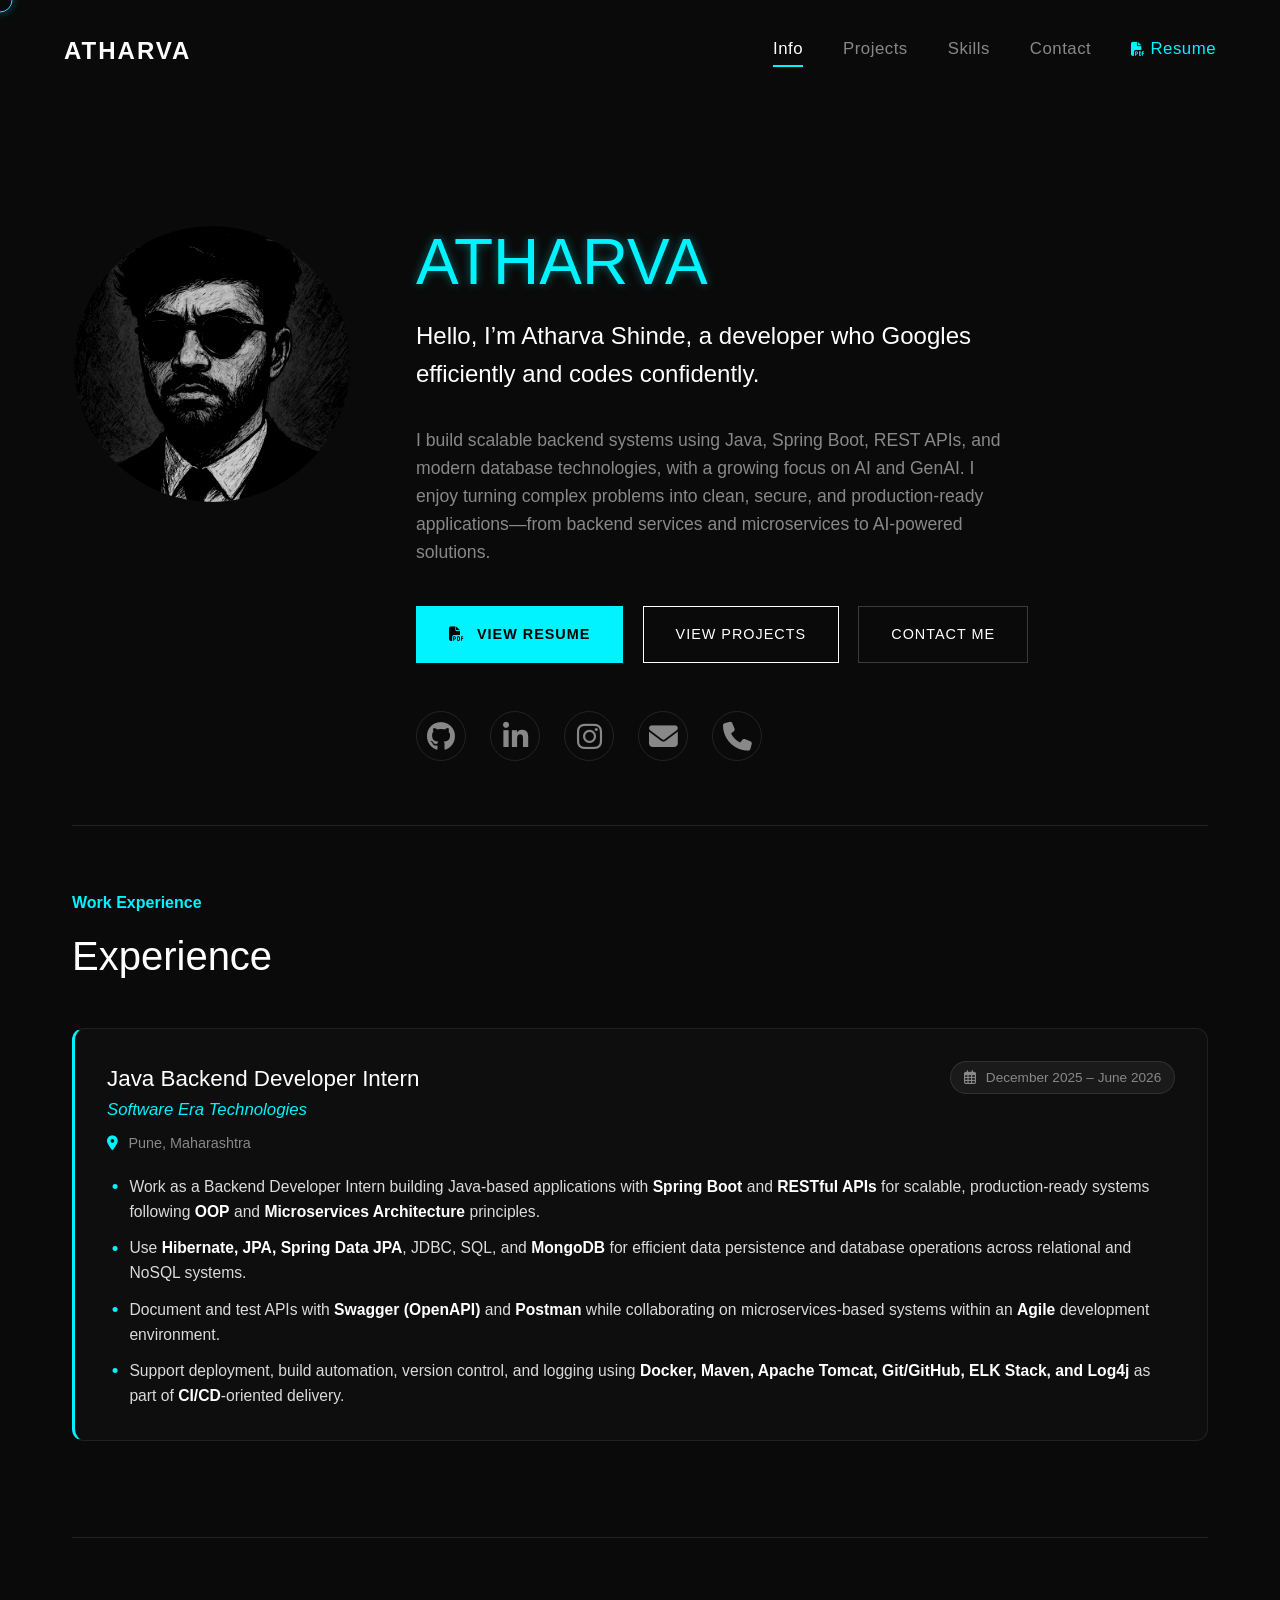
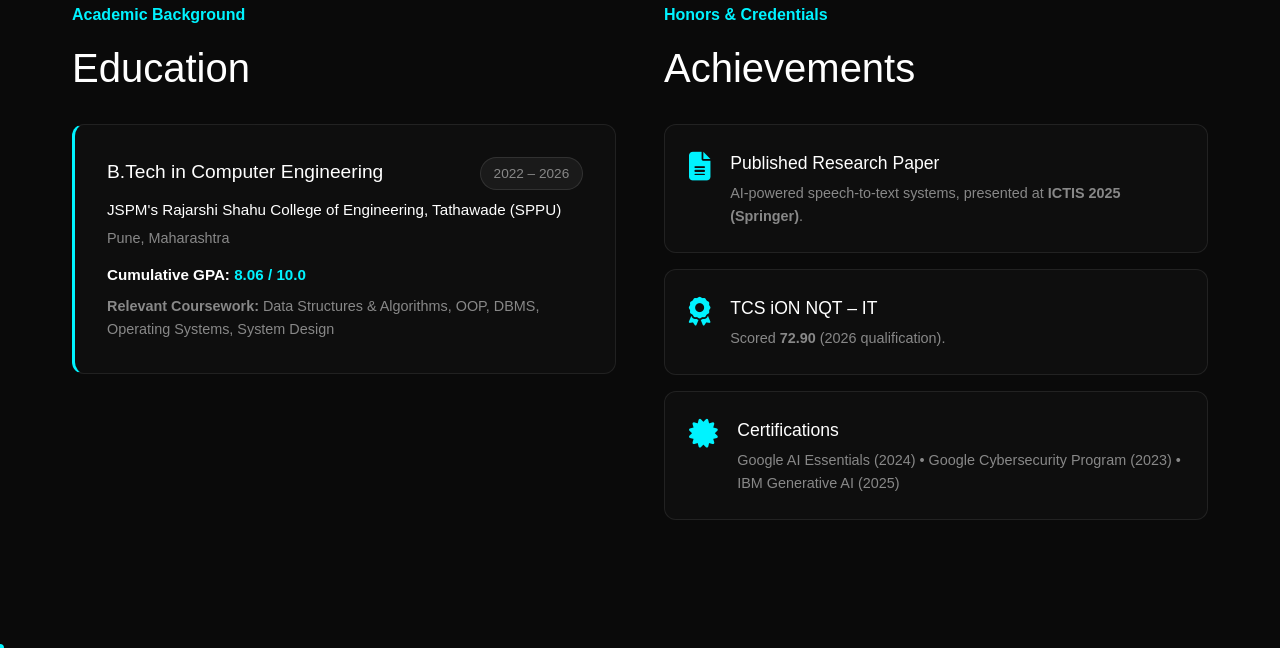
<file: index.html>
<!DOCTYPE html>
<html lang="en">

<head>
    <meta charset="UTF-8">
    <meta name="viewport" content="width=device-width, initial-scale=1.0">
    <title>Atharva Shinde - Java Backend Developer</title>
    <link rel="stylesheet" href="css/style.css">
    <link rel="stylesheet" href="https://cdnjs.cloudflare.com/ajax/libs/font-awesome/6.4.0/css/all.min.css">
</head>

<body>
    <div id="navbar-placeholder"></div>

    <main class="container">
        <!-- Hero Section -->
        <section class="section" style="padding-top: 2rem;">
            <div class="hero-content-wrapper">
                <div class="hero-image-side">
                    <div class="profile-container">
                        <img src="images/profile.jpg" alt="Atharva" class="profile-img">
                    </div>
                </div>

                <div class="hero-text-side">
                    <h1>ATHARVA</h1>

                    <div style="margin-top: 1rem;">
                        <p style="font-size: 1.5rem; color: var(--text-color);">
                            Hello, I’m Atharva Shinde, a developer who Googles efficiently and codes confidently.
                        </p>
                        <p>
                            I build scalable backend systems using Java, Spring Boot, REST APIs, and modern database technologies, with a growing focus on AI and GenAI. I enjoy turning complex problems into clean, secure, and production-ready applications—from backend services and microservices to AI-powered solutions.
                        </p>
                    </div>

                    <div style="margin-top: 2.5rem; display: flex; gap: 1.2rem; flex-wrap: wrap; align-items: center;">
                        <a href="pdf/Python_AI_Resume2026.pdf" target="_blank" class="btn" style="background: var(--accent-color); color: #000; font-weight: 600; border-color: var(--accent-color);"><i class="fas fa-file-pdf" style="margin-right: 0.5rem;"></i> View Resume</a>
                        <a href="projects.html" class="btn">View Projects</a>
                        <a href="contact.html" class="btn" style="border-color: rgba(255,255,255,0.2); color: var(--text-color);">Contact Me</a>
                    </div>

                    <div style="margin-top: 3rem; display: flex; gap: 1.5rem;">
                        <a href="https://github.com/atharvashinde57" target="_blank" class="social-icon" title="GitHub"><i class="fab fa-github"></i></a>
                        <a href="https://www.linkedin.com/in/atharva-shinde-66a34425a" target="_blank" class="social-icon" title="LinkedIn"><i class="fab fa-linkedin-in"></i></a>
                        <a href="https://www.instagram.com/atharva_shinde57/?hl=en" target="_blank" class="social-icon" title="Instagram"><i class="fab fa-instagram"></i></a>
                        <a href="mailto:atharvashinde@gmail.com" class="social-icon" title="Email"><i class="fas fa-envelope"></i></a>
                        <a href="tel:7840954311" class="social-icon" title="Phone"><i class="fas fa-phone"></i></a>
                    </div>
                </div>
            </div>
        </section>

        <!-- Experience Section -->
        <section class="section" style="border-top: 1px solid rgba(255, 255, 255, 0.1);">
            <div class="section-title-wrapper">
                <h4 style="font-size: 1rem; margin-bottom: 0.5rem; color: var(--accent-color);">Work Experience</h4>
                <h2>Experience</h2>
            </div>

            <div class="timeline-card">
                <div class="timeline-header">
                    <div>
                        <h3 class="timeline-role">Java Backend Developer Intern</h3>
                        <span class="timeline-company">Software Era Technologies</span>
                    </div>
                    <span class="timeline-date"><i class="far fa-calendar-alt" style="margin-right: 0.4rem;"></i> December 2025 – June 2026</span>
                </div>
                <p class="timeline-location"><i class="fas fa-map-marker-alt" style="margin-right: 0.4rem; color: var(--accent-color);"></i> Pune, Maharashtra</p>

                <ul class="experience-bullets">
                    <li>Work as a Backend Developer Intern building Java-based applications with <strong>Spring Boot</strong> and <strong>RESTful APIs</strong> for scalable, production-ready systems following <strong>OOP</strong> and <strong>Microservices Architecture</strong> principles.</li>
                    <li>Use <strong>Hibernate, JPA, Spring Data JPA</strong>, JDBC, SQL, and <strong>MongoDB</strong> for efficient data persistence and database operations across relational and NoSQL systems.</li>
                    <li>Document and test APIs with <strong>Swagger (OpenAPI)</strong> and <strong>Postman</strong> while collaborating on microservices-based systems within an <strong>Agile</strong> development environment.</li>
                    <li>Support deployment, build automation, version control, and logging using <strong>Docker, Maven, Apache Tomcat, Git/GitHub, ELK Stack, and Log4j</strong> as part of <strong>CI/CD</strong>-oriented delivery.</li>
                </ul>
            </div>
        </section>

        <!-- Education & Achievements Section -->
        <section class="section" style="border-top: 1px solid rgba(255, 255, 255, 0.1);">
            <div style="display: grid; grid-template-columns: repeat(auto-fit, minmax(320px, 1fr)); gap: 3rem;">
                <!-- Education -->
                <div>
                    <h4 style="font-size: 1rem; margin-bottom: 0.5rem; color: var(--accent-color);">Academic Background</h4>
                    <h2 style="margin-bottom: 1.5rem;">Education</h2>

                    <div class="timeline-card" style="margin-bottom: 0;">
                        <div class="timeline-header">
                            <h3 class="timeline-role" style="font-size: 1.2rem;">B.Tech in Computer Engineering</h3>
                            <span class="timeline-date">2022 – 2026</span>
                        </div>
                        <p class="timeline-company" style="font-style: normal; color: var(--text-color); font-size: 0.95rem; margin-bottom: 0.3rem;">
                            JSPM's Rajarshi Shahu College of Engineering, Tathawade (SPPU)
                        </p>
                        <p class="timeline-location" style="margin-bottom: 0.8rem;">Pune, Maharashtra</p>
                        
                        <p style="font-size: 0.95rem; color: var(--text-color); margin-bottom: 0.5rem;">
                            <strong>Cumulative GPA:</strong> <span style="color: var(--accent-color); font-weight: 600;">8.06 / 10.0</span>
                        </p>
                        <p style="font-size: 0.9rem; color: var(--secondary-text); margin-bottom: 0;">
                            <strong>Relevant Coursework:</strong> Data Structures & Algorithms, OOP, DBMS, Operating Systems, System Design
                        </p>
                    </div>
                </div>

                <!-- Achievements & Certifications -->
                <div>
                    <h4 style="font-size: 1rem; margin-bottom: 0.5rem; color: var(--accent-color);">Honors & Credentials</h4>
                    <h2 style="margin-bottom: 1.5rem;">Achievements</h2>

                    <div style="display: flex; flex-direction: column; gap: 1rem;">
                        <div class="achievement-card">
                            <i class="fas fa-file-alt achievement-icon"></i>
                            <div class="achievement-content">
                                <h4>Published Research Paper</h4>
                                <p>AI-powered speech-to-text systems, presented at <strong>ICTIS 2025 (Springer)</strong>.</p>
                            </div>
                        </div>

                        <div class="achievement-card">
                            <i class="fas fa-award achievement-icon"></i>
                            <div class="achievement-content">
                                <h4>TCS iON NQT – IT</h4>
                                <p>Scored <strong>72.90</strong> (2026 qualification).</p>
                            </div>
                        </div>

                        <div class="achievement-card">
                            <i class="fas fa-certificate achievement-icon"></i>
                            <div class="achievement-content">
                                <h4>Certifications</h4>
                                <p>Google AI Essentials (2024) • Google Cybersecurity Program (2023) • IBM Generative AI (2025)</p>
                            </div>
                        </div>
                    </div>
                </div>
            </div>
        </section>
    </main>

    <script src="js/navbar.js"></script>
    <script src="js/cursor.js"></script>
</body>

</html>
</file>
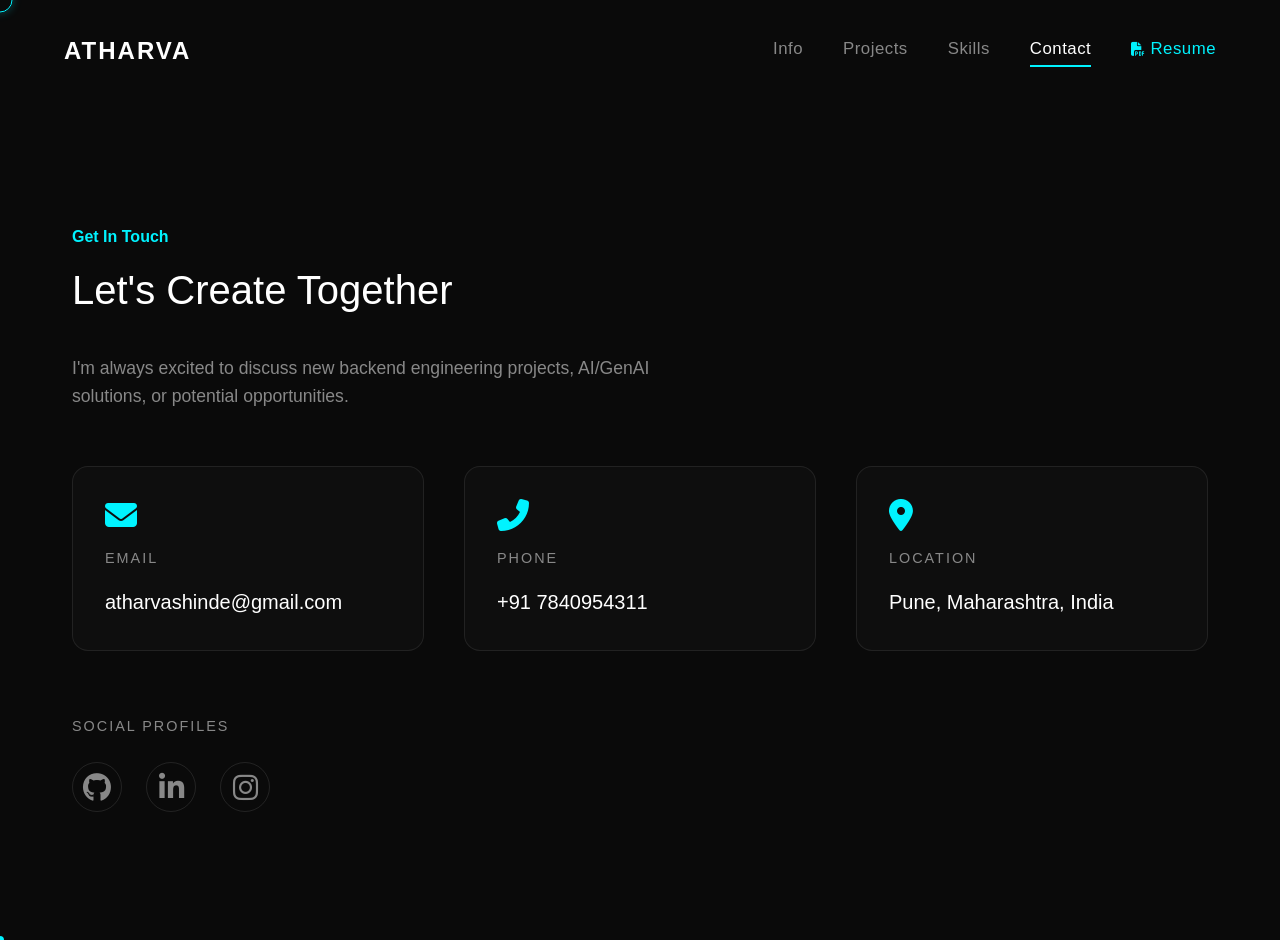
<file: contact.html>
<!DOCTYPE html>
<html lang="en">

<head>
    <meta charset="UTF-8">
    <meta name="viewport" content="width=device-width, initial-scale=1.0">
    <title>Contact - Atharva Shinde</title>
    <link rel="stylesheet" href="css/style.css">
    <link rel="stylesheet" href="https://cdnjs.cloudflare.com/ajax/libs/font-awesome/6.4.0/css/all.min.css">
    <style>
        .contact-grid {
            display: grid;
            grid-template-columns: repeat(auto-fit, minmax(280px, 1fr));
            gap: 2.5rem;
            margin-top: 3.5rem;
        }

        .contact-card {
            background: rgba(255, 255, 255, 0.02);
            border: 1px solid rgba(255, 255, 255, 0.08);
            border-radius: 16px;
            padding: 2rem;
            display: flex;
            flex-direction: column;
            gap: 1rem;
            transition: all 0.3s ease;
        }

        .contact-card:hover {
            border-color: var(--accent-color);
            box-shadow: 0 0 20px rgba(0, 243, 255, 0.15);
            transform: translateY(-3px);
        }

        .contact-icon {
            font-size: 2rem;
            color: var(--accent-color);
        }

        .contact-card h3 {
            font-size: 0.9rem;
            text-transform: uppercase;
            letter-spacing: 2px;
            color: var(--secondary-text);
            font-weight: 500;
        }

        .contact-card a, .contact-card p {
            font-size: 1.25rem;
            color: var(--text-color);
            text-decoration: none;
            word-break: break-all;
            margin: 0;
            transition: color 0.3s ease;
        }

        .contact-card a:hover {
            color: var(--accent-color);
        }
    </style>
</head>

<body>
    <div id="navbar-placeholder"></div>

    <main class="container">
        <section class="section">
            <h4 style="font-size: 1rem; margin-bottom: 0.5rem; color: var(--accent-color);">Get In Touch</h4>
            <h2>Let's Create Together</h2>
            <p>I'm always excited to discuss new backend engineering projects, AI/GenAI solutions, or potential opportunities.</p>

            <div class="contact-grid">
                <!-- Email Card -->
                <div class="contact-card">
                    <i class="fas fa-envelope contact-icon"></i>
                    <h3>Email</h3>
                    <a href="mailto:atharvashinde811@gmail.com">atharvashinde@gmail.com</a>
                </div>

                <!-- Phone Card -->
                <div class="contact-card">
                    <i class="fas fa-phone-alt contact-icon"></i>
                    <h3>Phone</h3>
                    <a href="tel:7840954311">+91 7840954311</a>
                </div>

                <!-- Location Card -->
                <div class="contact-card">
                    <i class="fas fa-map-marker-alt contact-icon"></i>
                    <h3>Location</h3>
                    <p>Pune, Maharashtra, India</p>
                </div>
            </div>

            <div style="margin-top: 4rem;">
                <h3 style="color: var(--secondary-text); margin-bottom: 1.5rem; font-weight: 400; font-size: 0.9rem; text-transform: uppercase; letter-spacing: 2px;">
                    Social Profiles
                </h3>
                <div style="display: flex; gap: 1.5rem; flex-wrap: wrap;">
                    <a href="https://github.com/atharvashinde57" target="_blank" class="social-icon" title="GitHub"><i class="fab fa-github"></i></a>
                    <a href="https://www.linkedin.com/in/atharva-shinde-66a34425a" target="_blank" class="social-icon" title="LinkedIn"><i class="fab fa-linkedin-in"></i></a>
                    <a href="https://www.instagram.com/atharva_shinde57/?hl=en" target="_blank" class="social-icon" title="Instagram"><i class="fab fa-instagram"></i></a>
                </div>
            </div>
        </section>
    </main>

    <script src="js/navbar.js"></script>
    <script src="js/cursor.js"></script>
</body>

</html>
</file>
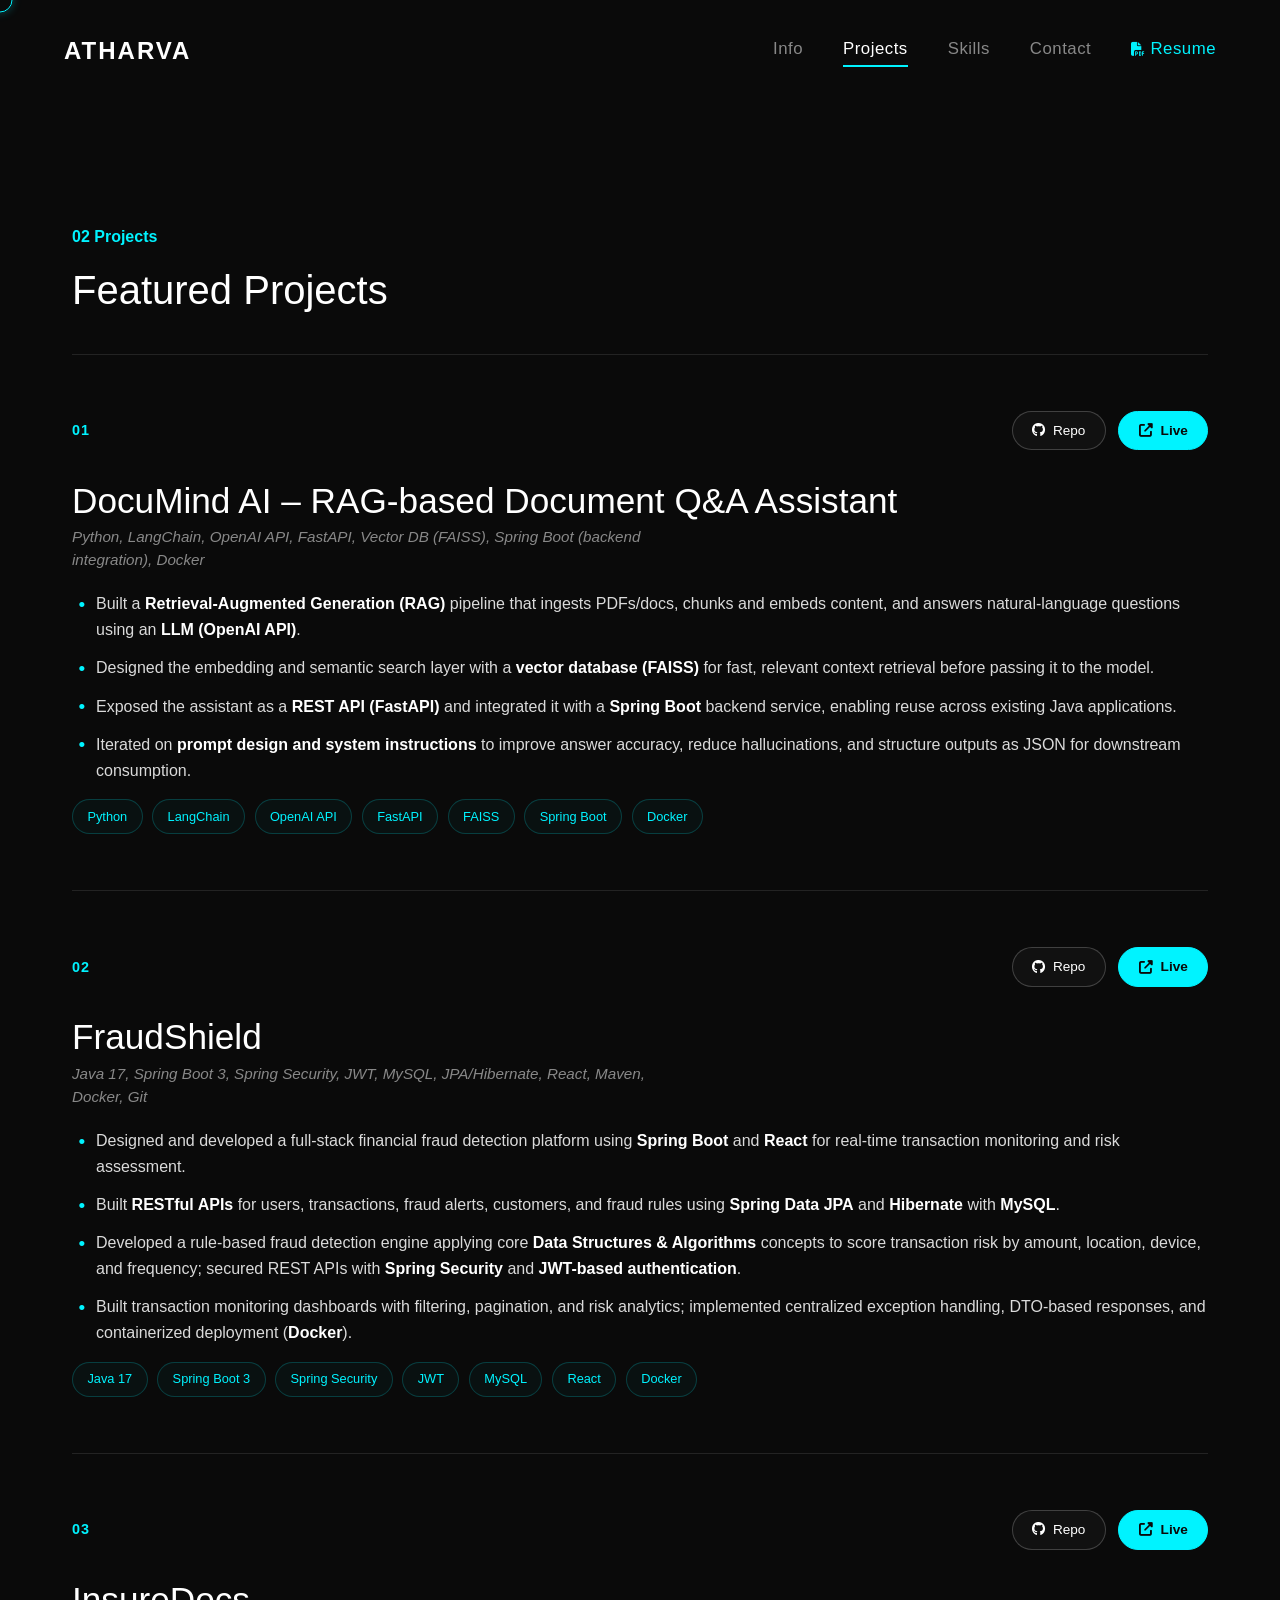
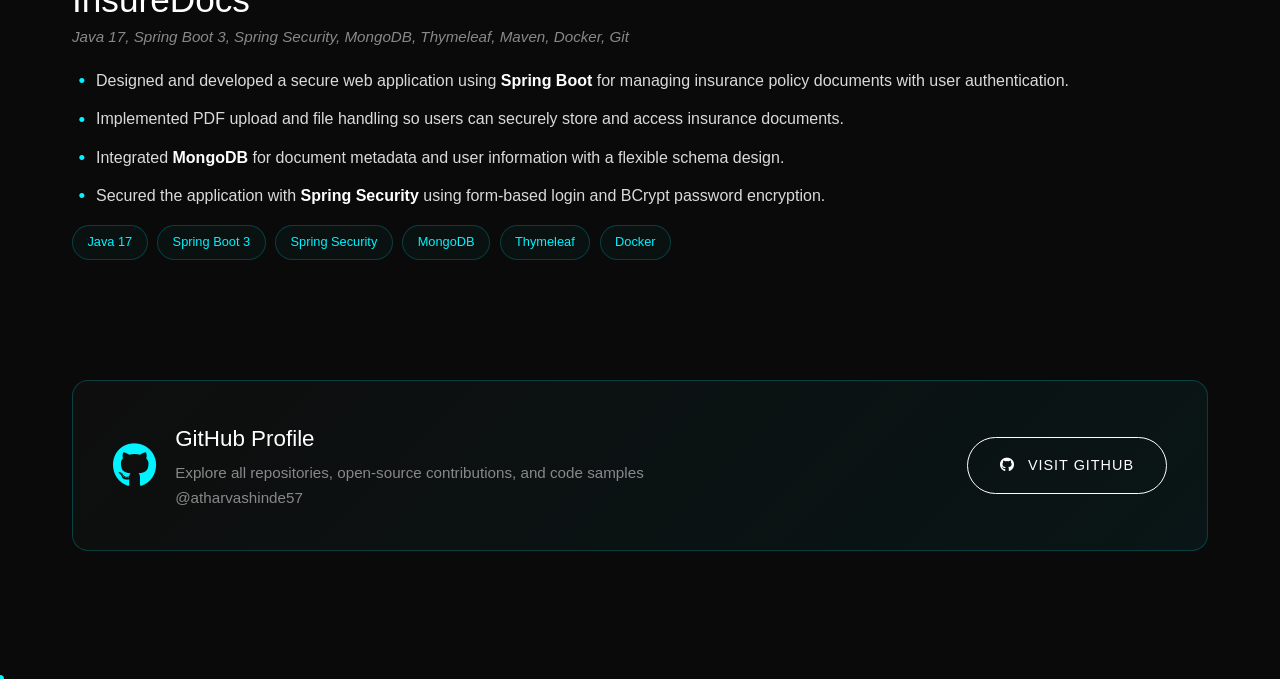
<file: projects.html>
<!DOCTYPE html>
<html lang="en">

<head>
    <meta charset="UTF-8">
    <meta name="viewport" content="width=device-width, initial-scale=1.0">
    <title>Projects - Atharva</title>
    <link rel="stylesheet" href="css/style.css">
    <link rel="stylesheet" href="https://cdnjs.cloudflare.com/ajax/libs/font-awesome/6.4.0/css/all.min.css">
    <style>
        .projects-header {
            margin-bottom: 2rem;
        }

        .project-card {
            border-top: 1px solid rgba(255, 255, 255, 0.1);
            padding: 3.5rem 0;
            display: flex;
            flex-direction: column;
            gap: 1.2rem;
            transition: border-color 0.3s ease;
        }

        .project-card:hover {
            border-top-color: var(--accent-color);
        }

        .project-top-bar {
            display: flex;
            justify-content: space-between;
            align-items: center;
            margin-bottom: 0.5rem;
        }

        .project-number {
            font-size: 0.9rem;
            color: var(--accent-color);
            font-weight: 600;
            letter-spacing: 1px;
        }

        .project-action-links {
            display: flex;
            align-items: center;
            gap: 0.8rem;
            flex-wrap: wrap;
        }

        .project-btn {
            display: inline-flex;
            align-items: center;
            gap: 0.5rem;
            padding: 0.5rem 1.2rem;
            border-radius: 50px;
            font-size: 0.85rem;
            font-weight: 500;
            text-decoration: none;
            transition: all 0.3s ease;
        }

        .project-btn-repo {
            border: 1px solid rgba(255, 255, 255, 0.2);
            color: var(--text-color);
            background: rgba(255, 255, 255, 0.03);
        }

        .project-btn-repo:hover {
            border-color: var(--accent-color);
            color: var(--accent-color);
            box-shadow: 0 0 15px rgba(0, 243, 255, 0.2);
            background: rgba(0, 243, 255, 0.05);
            transform: translateY(-2px);
        }

        .project-btn-live {
            border: 1px solid var(--accent-color);
            color: var(--bg-color);
            background: var(--accent-color);
            font-weight: 600;
        }

        .project-btn-live:hover {
            box-shadow: 0 0 20px rgba(0, 243, 255, 0.5);
            transform: translateY(-2px);
            background: #26f6ff;
        }

        .project-title {
            font-size: 2.2rem;
            font-weight: 400;
            color: var(--text-color);
            line-height: 1.3;
        }

        .tech-subtitle {
            font-size: 0.95rem;
            font-style: italic;
            color: var(--secondary-text);
            margin-top: 0.2rem;
            margin-bottom: 1.2rem;
            line-height: 1.5;
        }

        .project-bullets {
            list-style-type: none;
            padding-left: 0;
            display: flex;
            flex-direction: column;
            gap: 0.8rem;
            margin-bottom: 1rem;
        }

        .project-bullets li {
            position: relative;
            padding-left: 1.5rem;
            color: rgba(255, 255, 255, 0.85);
            font-size: 1rem;
            line-height: 1.6;
        }

        .project-bullets li::before {
            content: "•";
            position: absolute;
            left: 0.4rem;
            top: -0.1rem;
            color: var(--accent-color);
            font-size: 1.2rem;
        }

        .project-bullets li strong {
            color: #ffffff;
            font-weight: 600;
        }

        .project-tags {
            display: flex;
            flex-wrap: wrap;
            gap: 0.6rem;
            margin-top: 0.8rem;
        }

        .tag {
            font-size: 0.8rem;
            border: 1px solid rgba(0, 243, 255, 0.2);
            background: rgba(0, 243, 255, 0.03);
            color: var(--accent-color);
            padding: 0.4rem 0.9rem;
            border-radius: 50px;
            transition: all 0.3s ease;
        }

        .tag:hover {
            border-color: var(--accent-color);
            background: rgba(0, 243, 255, 0.1);
        }

        .github-profile-banner {
            margin-top: 4rem;
            padding: 2.5rem;
            border: 1px solid rgba(0, 243, 255, 0.2);
            border-radius: 16px;
            background: linear-gradient(135deg, rgba(255, 255, 255, 0.02) 0%, rgba(0, 243, 255, 0.05) 100%);
            display: flex;
            justify-content: space-between;
            align-items: center;
            flex-wrap: wrap;
            gap: 1.5rem;
        }

        .github-profile-info {
            display: flex;
            align-items: center;
            gap: 1.2rem;
        }

        .github-avatar-icon {
            font-size: 2.8rem;
            color: var(--accent-color);
        }

        .github-profile-text h3 {
            font-size: 1.4rem;
            font-weight: 500;
            margin-bottom: 0.3rem;
            color: var(--text-color);
        }

        .github-profile-text p {
            margin: 0;
            font-size: 0.95rem;
            color: var(--secondary-text);
        }
    </style>
</head>

<body>
    <div id="navbar-placeholder"></div>

    <main class="container">
        <section class="section">
            <div class="projects-header">
                <h4 class="nav-number" style="font-size: 1rem; margin-bottom: 0.5rem; color: var(--accent-color);">02 Projects</h4>
                <h2>Featured Projects</h2>
            </div>

            <div class="project-list">
                <!-- Project 1: DocuMind AI -->
                <article class="project-card">
                    <div class="project-top-bar">
                        <span class="project-number">01</span>
                        <div class="project-action-links">
                            <a href="https://github.com/atharvashinde57/DocuMind-AI-Full-Stack-RAG-Platform" target="_blank" class="project-btn project-btn-repo">
                                <i class="fab fa-github"></i> Repo
                            </a>
                            <a href="https://documind-ai-full-stack-rag-platform.onrender.com/" target="_blank" class="project-btn project-btn-live">
                                <i class="fas fa-external-link-alt"></i> Live
                            </a>
                        </div>
                    </div>
                    <div>
                        <h3 class="project-title">DocuMind AI – RAG-based Document Q&A Assistant</h3>
                        <p class="tech-subtitle">Python, LangChain, OpenAI API, FastAPI, Vector DB (FAISS), Spring Boot (backend integration), Docker</p>
                        
                        <ul class="project-bullets">
                            <li>Built a <strong>Retrieval-Augmented Generation (RAG)</strong> pipeline that ingests PDFs/docs, chunks and embeds content, and answers natural-language questions using an <strong>LLM (OpenAI API)</strong>.</li>
                            <li>Designed the embedding and semantic search layer with a <strong>vector database (FAISS)</strong> for fast, relevant context retrieval before passing it to the model.</li>
                            <li>Exposed the assistant as a <strong>REST API (FastAPI)</strong> and integrated it with a <strong>Spring Boot</strong> backend service, enabling reuse across existing Java applications.</li>
                            <li>Iterated on <strong>prompt design and system instructions</strong> to improve answer accuracy, reduce hallucinations, and structure outputs as JSON for downstream consumption.</li>
                        </ul>

                        <div class="project-tags">
                            <span class="tag">Python</span>
                            <span class="tag">LangChain</span>
                            <span class="tag">OpenAI API</span>
                            <span class="tag">FastAPI</span>
                            <span class="tag">FAISS</span>
                            <span class="tag">Spring Boot</span>
                            <span class="tag">Docker</span>
                        </div>
                    </div>
                </article>

                <!-- Project 2: FraudShield -->
                <article class="project-card">
                    <div class="project-top-bar">
                        <span class="project-number">02</span>
                        <div class="project-action-links">
                            <a href="https://github.com/atharvashinde57/FraudShield" target="_blank" class="project-btn project-btn-repo">
                                <i class="fab fa-github"></i> Repo
                            </a>
                            <a href="https://fraudshield-ehni.onrender.com/" target="_blank" class="project-btn project-btn-live">
                                <i class="fas fa-external-link-alt"></i> Live
                            </a>
                        </div>
                    </div>
                    <div>
                        <h3 class="project-title">FraudShield</h3>
                        <p class="tech-subtitle">Java 17, Spring Boot 3, Spring Security, JWT, MySQL, JPA/Hibernate, React, Maven, Docker, Git</p>
                        
                        <ul class="project-bullets">
                            <li>Designed and developed a full-stack financial fraud detection platform using <strong>Spring Boot</strong> and <strong>React</strong> for real-time transaction monitoring and risk assessment.</li>
                            <li>Built <strong>RESTful APIs</strong> for users, transactions, fraud alerts, customers, and fraud rules using <strong>Spring Data JPA</strong> and <strong>Hibernate</strong> with <strong>MySQL</strong>.</li>
                            <li>Developed a rule-based fraud detection engine applying core <strong>Data Structures & Algorithms</strong> concepts to score transaction risk by amount, location, device, and frequency; secured REST APIs with <strong>Spring Security</strong> and <strong>JWT-based authentication</strong>.</li>
                            <li>Built transaction monitoring dashboards with filtering, pagination, and risk analytics; implemented centralized exception handling, DTO-based responses, and containerized deployment (<strong>Docker</strong>).</li>
                        </ul>

                        <div class="project-tags">
                            <span class="tag">Java 17</span>
                            <span class="tag">Spring Boot 3</span>
                            <span class="tag">Spring Security</span>
                            <span class="tag">JWT</span>
                            <span class="tag">MySQL</span>
                            <span class="tag">React</span>
                            <span class="tag">Docker</span>
                        </div>
                    </div>
                </article>

                <!-- Project 3: InsureDocs -->
                <article class="project-card">
                    <div class="project-top-bar">
                        <span class="project-number">03</span>
                        <div class="project-action-links">
                            <a href="https://github.com/atharvashinde57/InsureDocs" target="_blank" class="project-btn project-btn-repo">
                                <i class="fab fa-github"></i> Repo
                            </a>
                            <a href="https://insuredocs.onrender.com/" target="_blank" class="project-btn project-btn-live">
                                <i class="fas fa-external-link-alt"></i> Live
                            </a>
                        </div>
                    </div>
                    <div>
                        <h3 class="project-title">InsureDocs</h3>
                        <p class="tech-subtitle">Java 17, Spring Boot 3, Spring Security, MongoDB, Thymeleaf, Maven, Docker, Git</p>
                        
                        <ul class="project-bullets">
                            <li>Designed and developed a secure web application using <strong>Spring Boot</strong> for managing insurance policy documents with user authentication.</li>
                            <li>Implemented PDF upload and file handling so users can securely store and access insurance documents.</li>
                            <li>Integrated <strong>MongoDB</strong> for document metadata and user information with a flexible schema design.</li>
                            <li>Secured the application with <strong>Spring Security</strong> using form-based login and BCrypt password encryption.</li>
                        </ul>

                        <div class="project-tags">
                            <span class="tag">Java 17</span>
                            <span class="tag">Spring Boot 3</span>
                            <span class="tag">Spring Security</span>
                            <span class="tag">MongoDB</span>
                            <span class="tag">Thymeleaf</span>
                            <span class="tag">Docker</span>
                        </div>
                    </div>
                </article>
            </div>

            <!-- GitHub Profile Section -->
            <div class="github-profile-banner">
                <div class="github-profile-info">
                    <i class="fab fa-github github-avatar-icon"></i>
                    <div class="github-profile-text">
                        <h3>GitHub Profile</h3>
                        <p>Explore all repositories, open-source contributions, and code samples @atharvashinde57</p>
                    </div>
                </div>
                <a href="https://github.com/atharvashinde57" target="_blank" class="btn" style="border-radius: 50px;">
                    <i class="fab fa-github" style="margin-right: 0.5rem;"></i> Visit GitHub
                </a>
            </div>

        </section>
    </main>

    <script src="js/navbar.js"></script>
    <script src="js/cursor.js"></script>
</body>

</html>
</file>
<file: css/style.css>
:root {
    --bg-color: #0a0a0a;
    /* Deep dark background */
    --text-color: #ffffff;
    --accent-color: #00f3ff;
    /* Neon Blue */
    --secondary-text: #888888;
    --cursor-size: 8px;
    --follower-size: 25px;
    --font-primary: 'Inter', sans-serif;
}

* {
    margin: 0;
    padding: 0;
    box-sizing: border-box;
    cursor: none;
    /* Hide default cursor */
}

body {
    background-color: var(--bg-color);
    color: var(--text-color);
    font-family: var(--font-primary);
    overflow-x: hidden;
    line-height: 1.6;
}

/* Custom Cursor */
#custom-cursor {
    position: fixed;
    width: var(--cursor-size);
    height: var(--cursor-size);
    background-color: var(--accent-color);
    border-radius: 50%;
    pointer-events: none;
    transform: translate(-50%, -50%);
    z-index: 10000;
    transition: width 0.3s, height 0.3s, background-color 0.3s;
}

#custom-cursor-follower {
    position: fixed;
    width: var(--follower-size);
    height: var(--follower-size);
    border: 1px solid var(--accent-color);
    box-shadow: 0 0 10px rgba(0, 243, 255, 0.3);
    border-radius: 50%;
    pointer-events: none;
    transform: translate(-50%, -50%);
    z-index: 9999;
    transition: all 0.1s ease-out;
}

#custom-cursor.hovered {
    width: 40px;
    height: 40px;
    background-color: rgba(255, 255, 255, 0.1);
    backdrop-filter: blur(2px);
}

#custom-cursor-follower.hovered {
    width: 60px;
    height: 60px;
    border-color: rgba(255, 255, 255, 0.8);
    background-color: rgba(255, 255, 255, 0.05);
}

/* Navbar */
.navbar {
    display: flex;
    justify-content: space-between;
    align-items: center;
    padding: 2rem 4rem;
    position: fixed;
    top: 0;
    width: 100%;
    z-index: 1000;
    background: transparent;
    transition: background-color 0.3s ease, padding 0.3s ease;
    /* Removed mix-blend-mode to allow controlled color changes */
}

.navbar.scrolled {
    background-color: #ffffff;
    box-shadow: 0 5px 20px rgba(0, 0, 0, 0.1);
    padding: 1rem 4rem;
    /* Optional: shrink slightly on scroll */
}

.logo a {
    color: var(--text-color);
    text-decoration: none;
    font-weight: 700;
    font-size: 1.5rem;
    letter-spacing: 2px;
    text-transform: uppercase;
    transition: color 0.3s ease;
}

.navbar.scrolled .logo a {
    color: #000000;
}

.nav-links {
    display: flex;
    gap: 2.5rem;
    align-items: center;
}

.nav-item {
    text-decoration: none;
    color: var(--secondary-text);
    font-size: 1.05rem;
    font-weight: 500;
    letter-spacing: 0.5px;
    transition: color 0.3s ease;
    position: relative;
    padding-bottom: 4px;
}

.nav-item::after {
    content: '';
    position: absolute;
    bottom: 0;
    left: 0;
    width: 0;
    height: 2px;
    background-color: var(--accent-color);
    transition: width 0.3s ease;
}

.nav-item:hover::after,
.nav-item.active::after {
    width: 100%;
}

.nav-item:hover,
.nav-item.active {
    color: var(--text-color);
}

.navbar.scrolled .nav-item {
    color: #555555;
}

.navbar.scrolled .nav-item:hover,
.navbar.scrolled .nav-item.active {
    color: #000000;
}

/* Page Layout */
.container {
    max-width: 1200px;
    margin: 0 auto;
    padding: 10rem 2rem 4rem;
    /* Top padding for fixed navbar */
    min-height: 100vh;
}

/* Headings and Text */
h1 {
    font-size: 4rem;
    font-weight: 300;
    line-height: 1.2;
    margin-bottom: 1rem;
}

h2 {
    font-size: 2.5rem;
    font-weight: 400;
    margin-bottom: 2rem;
    color: var(--text-color);
}

p {
    color: var(--secondary-text);
    font-size: 1.1rem;
    max-width: 600px;
    margin-bottom: 2rem;
}

.btn {
    display: inline-block;
    padding: 1rem 2rem;
    border: 1px solid var(--text-color);
    color: var(--text-color);
    text-decoration: none;
    text-transform: uppercase;
    font-size: 0.9rem;
    letter-spacing: 1px;
    transition: all 0.3s;
}

.btn:hover {
    background-color: var(--text-color);
    color: var(--bg-color);
}

/* Social Icons */
.social-icon {
    font-size: 1.8rem;
    color: var(--secondary-text);
    transition: all 0.3s ease;
    text-decoration: none;
    display: flex;
    align-items: center;
    justify-content: center;
    width: 50px;
    height: 50px;
    border-radius: 50%;
    border: 1px solid rgba(255, 255, 255, 0.1);
}

.social-icon:hover {
    color: var(--accent-color);
    /* Neon Blue */
    border-color: var(--accent-color);
    box-shadow: 0 0 15px rgba(0, 243, 255, 0.3);
    transform: translateY(-3px);
}

/* Profile Image */
.profile-container {
    margin-bottom: 2rem;
    position: relative;
    display: inline-block;
}

.profile-img {
    width: 280px;
    height: 280px;
    border-radius: 50%;
    object-fit: cover;
    object-position: center 20%;
    /* Shift view up to include hair */
    filter: grayscale(100%) contrast(1.2);
    transition: all 0.5s ease;
    border: 2px solid transparent;
}

.profile-container:hover .profile-img {
    filter: grayscale(0%) contrast(1);
    box-shadow: 0 0 20px var(--accent-color), 0 0 40px rgba(0, 243, 255, 0.4);
    border-color: var(--accent-color);
}

/* Hero Section Layout */
.hero-content-wrapper {
    display: flex;
    align-items: flex-start;
    /* Align to top so image matches Title */
    gap: 4rem;
    margin-top: 2rem;
    /* Add some spacing since we removed the 01 header */
}

.hero-image-side {
    flex-shrink: 0;
    /* Prevent image from shrinking */
}

.hero-text-side {
    flex: 1;
    /* Text takes remaining space */
}

.hero-text-side h1 {
    color: var(--accent-color);
    text-shadow: 0 0 10px rgba(0, 243, 255, 0.4);
}

/* Responsive: Stack on mobile */
@media (max-width: 900px) {
    .hero-content-wrapper {
        flex-direction: column;
        align-items: flex-start;
        gap: 2rem;
    }
}

/* Skills Page Styles */
.skill-category-title {
    color: var(--secondary-text);
    margin-bottom: 1.5rem;
    font-weight: 400;
    font-size: 1rem;
    text-transform: uppercase;
    letter-spacing: 2px;
    border-bottom: 1px solid rgba(255, 255, 255, 0.1);
    padding-bottom: 0.5rem;
    display: inline-block;
}

.skills-grid {
    display: grid;
    grid-template-columns: repeat(auto-fill, minmax(140px, 1fr));
    gap: 2rem;
}

.skill-card {
    background: rgba(255, 255, 255, 0.03);
    border: 1px solid rgba(255, 255, 255, 0.05);
    border-radius: 12px;
    padding: 1.5rem;
    display: flex;
    flex-direction: column;
    align-items: center;
    justify-content: center;
    gap: 1rem;
    transition: all 0.4s ease;
    cursor: pointer;
    text-align: center;
    position: relative;
    overflow: hidden;
}

.skill-icon {
    font-size: 3rem;
    color: var(--secondary-text);
    transition: all 0.4s ease;
    filter: grayscale(100%);
}

.skill-card span {
    font-size: 0.9rem;
    color: var(--text-color);
    font-weight: 500;
    opacity: 0.8;
    transition: all 0.4s ease;
}

/* Neon Effect on Hover */
.skill-card:hover {
    border-color: var(--accent-color);
    box-shadow: 0 0 20px rgba(0, 243, 255, 0.15), inset 0 0 10px rgba(0, 243, 255, 0.05);
    background: rgba(0, 243, 255, 0.02);
    transform: translateY(-5px);
}

.skill-card:hover .skill-icon {
    color: var(--accent-color);
    filter: grayscale(0%);
    text-shadow: 0 0 15px rgba(0, 243, 255, 0.5);
    transform: scale(1.1);
}

.skill-card:hover span {
    opacity: 1;
    color: #fff;
}

/* Layout Utilities */
.section {
    padding: 4rem 0;
}

/* Experience & Education Section */
.section-title-wrapper {
    margin-bottom: 2.5rem;
}

.timeline-card {
    background: rgba(255, 255, 255, 0.02);
    border: 1px solid rgba(255, 255, 255, 0.08);
    border-left: 3px solid var(--accent-color);
    border-radius: 12px;
    padding: 2rem;
    margin-bottom: 2rem;
    transition: all 0.3s ease;
}

.timeline-card:hover {
    border-color: rgba(0, 243, 255, 0.4);
    border-left-color: var(--accent-color);
    box-shadow: 0 5px 25px rgba(0, 243, 255, 0.1);
    transform: translateY(-2px);
}

.timeline-header {
    display: flex;
    justify-content: space-between;
    align-items: flex-start;
    flex-wrap: wrap;
    gap: 1rem;
    margin-bottom: 0.5rem;
}

.timeline-role {
    font-size: 1.4rem;
    font-weight: 500;
    color: var(--text-color);
}

.timeline-company {
    font-size: 1.05rem;
    color: var(--accent-color);
    font-style: italic;
}

.timeline-date {
    font-size: 0.85rem;
    color: var(--secondary-text);
    background: rgba(255, 255, 255, 0.05);
    padding: 0.3rem 0.8rem;
    border-radius: 50px;
    border: 1px solid rgba(255, 255, 255, 0.1);
    white-space: nowrap;
}

.timeline-location {
    font-size: 0.9rem;
    color: var(--secondary-text);
    margin-bottom: 1.2rem;
}

.experience-bullets {
    list-style-type: none;
    padding-left: 0;
    display: flex;
    flex-direction: column;
    gap: 0.7rem;
}

.experience-bullets li {
    position: relative;
    padding-left: 1.4rem;
    color: rgba(255, 255, 255, 0.85);
    font-size: 0.98rem;
    line-height: 1.6;
}

.experience-bullets li::before {
    content: "•";
    position: absolute;
    left: 0.3rem;
    top: -0.1rem;
    color: var(--accent-color);
    font-size: 1.2rem;
}

.experience-bullets li strong {
    color: #ffffff;
    font-weight: 600;
}

/* Achievements Grid */
.achievements-grid {
    display: grid;
    grid-template-columns: repeat(auto-fit, minmax(280px, 1fr));
    gap: 1.5rem;
    margin-top: 1.5rem;
}

.achievement-card {
    background: rgba(255, 255, 255, 0.02);
    border: 1px solid rgba(255, 255, 255, 0.08);
    border-radius: 12px;
    padding: 1.5rem;
    display: flex;
    gap: 1.2rem;
    align-items: flex-start;
    transition: all 0.3s ease;
}

.achievement-card:hover {
    border-color: var(--accent-color);
    box-shadow: 0 0 15px rgba(0, 243, 255, 0.15);
    transform: translateY(-3px);
}

.achievement-icon {
    font-size: 1.8rem;
    color: var(--accent-color);
    flex-shrink: 0;
    margin-top: 0.2rem;
}

.achievement-content h4 {
    font-size: 1.1rem;
    font-weight: 500;
    color: var(--text-color);
    margin-bottom: 0.3rem;
}

.achievement-content p {
    font-size: 0.9rem;
    color: var(--secondary-text);
    margin-bottom: 0;
}
</file>
